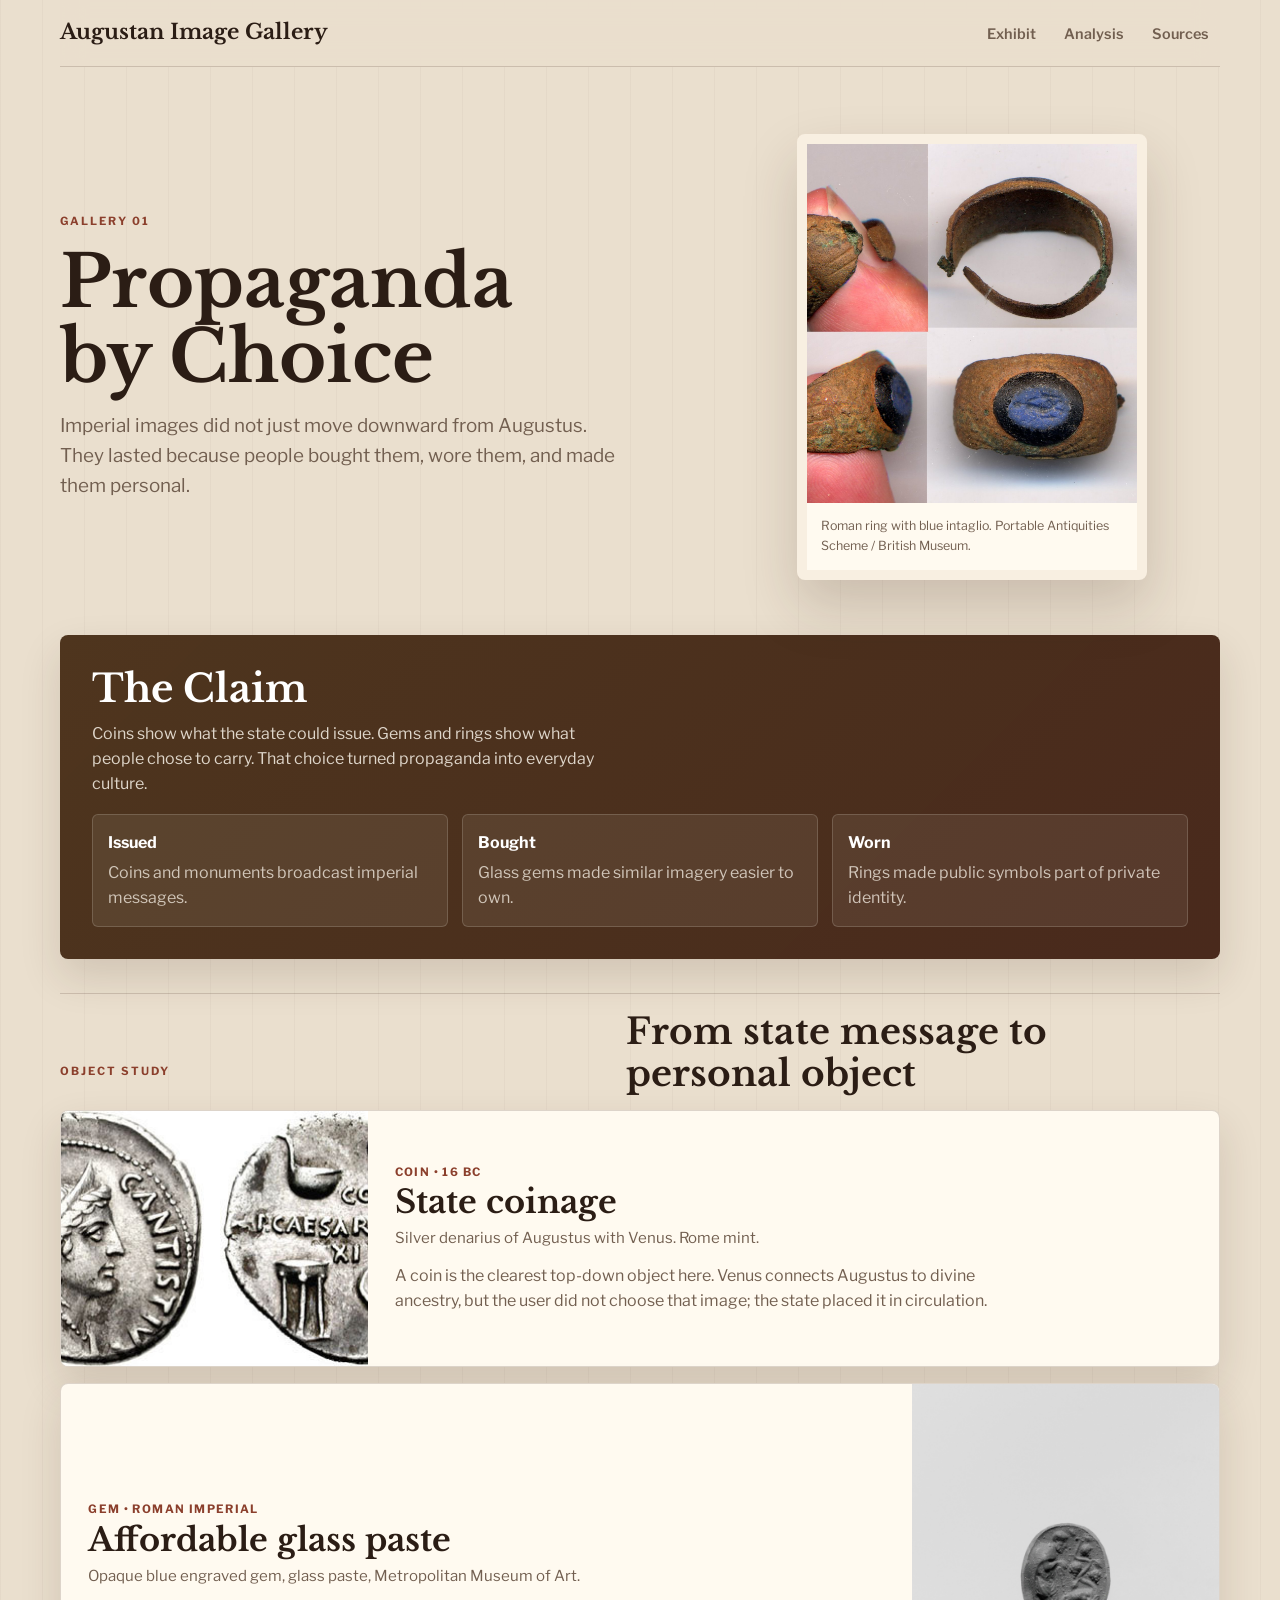
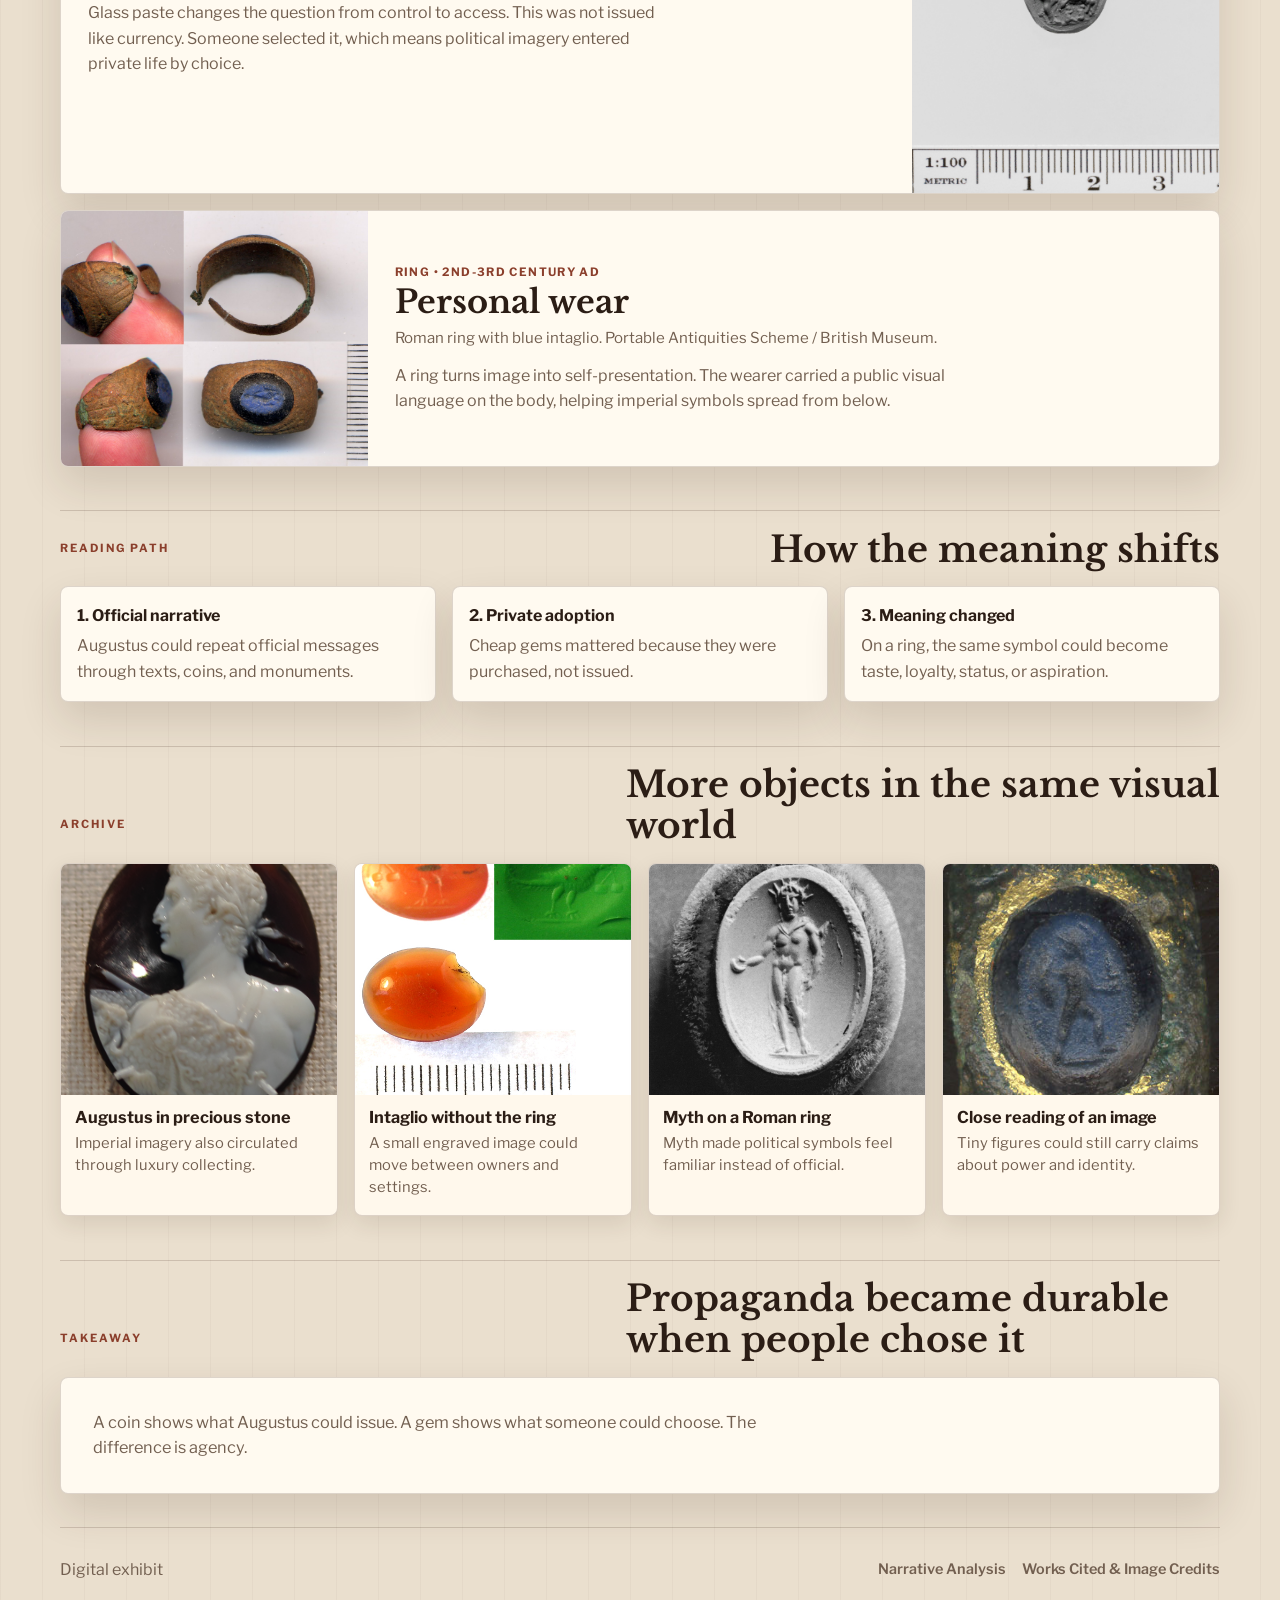
<file: index.html>
<!DOCTYPE html>
<html lang="en">
<head>
  <meta charset="UTF-8">
  <meta name="viewport" content="width=device-width, initial-scale=1.0">
  <title>Propaganda by Choice | RHET 105 Genre Remix</title>
  <meta name="description" content="An interactive museum-style website arguing that Augustan propaganda on engraved gems became powerful through voluntary adoption by ordinary Romans.">
  <link rel="preconnect" href="https://fonts.googleapis.com">
  <link rel="preconnect" href="https://fonts.gstatic.com" crossorigin>
  <link href="https://fonts.googleapis.com/css2?family=Libre+Baskerville:wght@400;700&family=Libre+Franklin:wght@400;500;600;700&display=swap" rel="stylesheet">
  <link rel="stylesheet" href="styles.css">
</head>
<body>
  <header class="site-header">
    <a class="brand" href="index.html">Augustan Image Gallery</a>
    <nav class="site-nav">
      <a href="index.html">Exhibit</a>
      <a href="analysis.html">Analysis</a>
      <a href="sources.html">Sources</a>
    </nav>
  </header>

  <main>
    <section class="hero">
      <div class="hero-copy">
        <p class="eyebrow">Gallery 01</p>
        <h1>Propaganda by Choice</h1>
        <p class="lede">
          Imperial images did not just move downward from Augustus. They lasted
          because people bought them, wore them, and made them personal.
        </p>
      </div>
      <figure class="hero-figure">
        <img src="images/roman-ring-blue-intaglio.jpg" alt="Roman ring with a blue intaglio stone.">
        <figcaption>
          Roman ring with blue intaglio.
          Portable Antiquities Scheme / British Museum.
        </figcaption>
      </figure>
    </section>

    <section class="thesis-band">
      <div>
        <h2>The Claim</h2>
        <p>
          Coins show what the state could issue. Gems and rings show what people
          chose to carry. That choice turned propaganda into everyday culture.
        </p>
      </div>
      <div class="thesis-points">
        <article>
          <h3>Issued</h3>
          <p>Coins and monuments broadcast imperial messages.</p>
        </article>
        <article>
          <h3>Bought</h3>
          <p>Glass gems made similar imagery easier to own.</p>
        </article>
        <article>
          <h3>Worn</h3>
          <p>Rings made public symbols part of private identity.</p>
        </article>
      </div>
    </section>

    <section class="section">
      <div class="section-heading">
        <p class="eyebrow">Object Study</p>
        <h2>From state message to personal object</h2>
      </div>
      <div class="object-list">
        <article class="object-entry">
          <img src="images/augustus-denarius.jpg" alt="Silver denarius of Augustus featuring Venus on one side.">
          <div class="object-copy">
            <p class="object-type">Coin • 16 BC</p>
            <h3>State coinage</h3>
            <p class="object-meta">Silver denarius of Augustus with Venus. Rome mint.</p>
            <p>
              A coin is the clearest top-down object here. Venus connects Augustus to divine
              ancestry, but the user did not choose that image; the state placed it in circulation.
            </p>
          </div>
        </article>
        <article class="object-entry">
          <img src="images/blue-glass-gem-met.jpg" alt="Opaque blue Roman glass engraved gem.">
          <div class="object-copy">
            <p class="object-type">Gem • Roman Imperial</p>
            <h3>Affordable glass paste</h3>
            <p class="object-meta">Opaque blue engraved gem, glass paste, Metropolitan Museum of Art.</p>
            <p>
              Glass paste changes the question from control to access. This was not issued like
              currency. Someone selected it, which means political imagery entered private life by choice.
            </p>
          </div>
        </article>
        <article class="object-entry">
          <img src="images/roman-ring-blue-intaglio.jpg" alt="Roman ring with a blue intaglio stone.">
          <div class="object-copy">
            <p class="object-type">Ring • 2nd-3rd century AD</p>
            <h3>Personal wear</h3>
            <p class="object-meta">Roman ring with blue intaglio. Portable Antiquities Scheme / British Museum.</p>
            <p>
              A ring turns image into self-presentation. The wearer carried a public visual language
              on the body, helping imperial symbols spread from below.
            </p>
          </div>
        </article>
      </div>
    </section>

    <section class="section notes-section" id="gallery">
      <div class="section-heading">
        <p class="eyebrow">Reading Path</p>
        <h2>How the meaning shifts</h2>
      </div>
      <div class="note-grid">
        <article class="note-card">
          <h3>1. Official narrative</h3>
          <p>
            Augustus could repeat official messages through texts, coins, and monuments.
          </p>
        </article>
        <article class="note-card">
          <h3>2. Private adoption</h3>
          <p>
            Cheap gems mattered because they were purchased, not issued.
          </p>
        </article>
        <article class="note-card">
          <h3>3. Meaning changed</h3>
          <p>
            On a ring, the same symbol could become taste, loyalty, status, or aspiration.
          </p>
        </article>
      </div>
    </section>

    <section class="section">
      <div class="section-heading">
        <p class="eyebrow">Archive</p>
        <h2>More objects in the same visual world</h2>
      </div>
      <div class="archive-grid">
        <article class="archive-card">
          <img src="images/augustus-sardonyx-cameo.jpg" alt="Sardonyx cameo portrait of Augustus.">
          <h3>Augustus in precious stone</h3>
          <p>Imperial imagery also circulated through luxury collecting.</p>
        </article>
        <article class="archive-card">
          <img src="images/carnelian-intaglio.jpg" alt="Carnelian Roman intaglio removed from a finger ring.">
          <h3>Intaglio without the ring</h3>
          <p>A small engraved image could move between owners and settings.</p>
        </article>
        <article class="archive-card">
          <img src="images/walters-helios-ring.jpg" alt="Roman ring with intaglio of the sun-god Helios.">
          <h3>Myth on a Roman ring</h3>
          <p>Myth made political symbols feel familiar instead of official.</p>
        </article>
        <article class="archive-card">
          <img src="images/mars-ring-closeup.jpg" alt="Close-up of a Roman ring intaglio depicting Mars.">
          <h3>Close reading of an image</h3>
          <p>Tiny figures could still carry claims about power and identity.</p>
        </article>
      </div>
    </section>

    <section class="section argument-panel">
      <div class="section-heading">
        <p class="eyebrow">Takeaway</p>
        <h2>Propaganda became durable when people chose it</h2>
      </div>
      <div class="takeaway-box">
        <p>
          A coin shows what Augustus could issue. A gem shows what someone could choose.
          The difference is agency.
        </p>
      </div>
    </section>
  </main>

  <footer class="site-footer">
    <div>
      <p>Digital exhibit</p>
    </div>
    <div>
      <a href="analysis.html">Narrative Analysis</a>
      <a href="sources.html">Works Cited & Image Credits</a>
    </div>
  </footer>

</body>
</html>
</file>
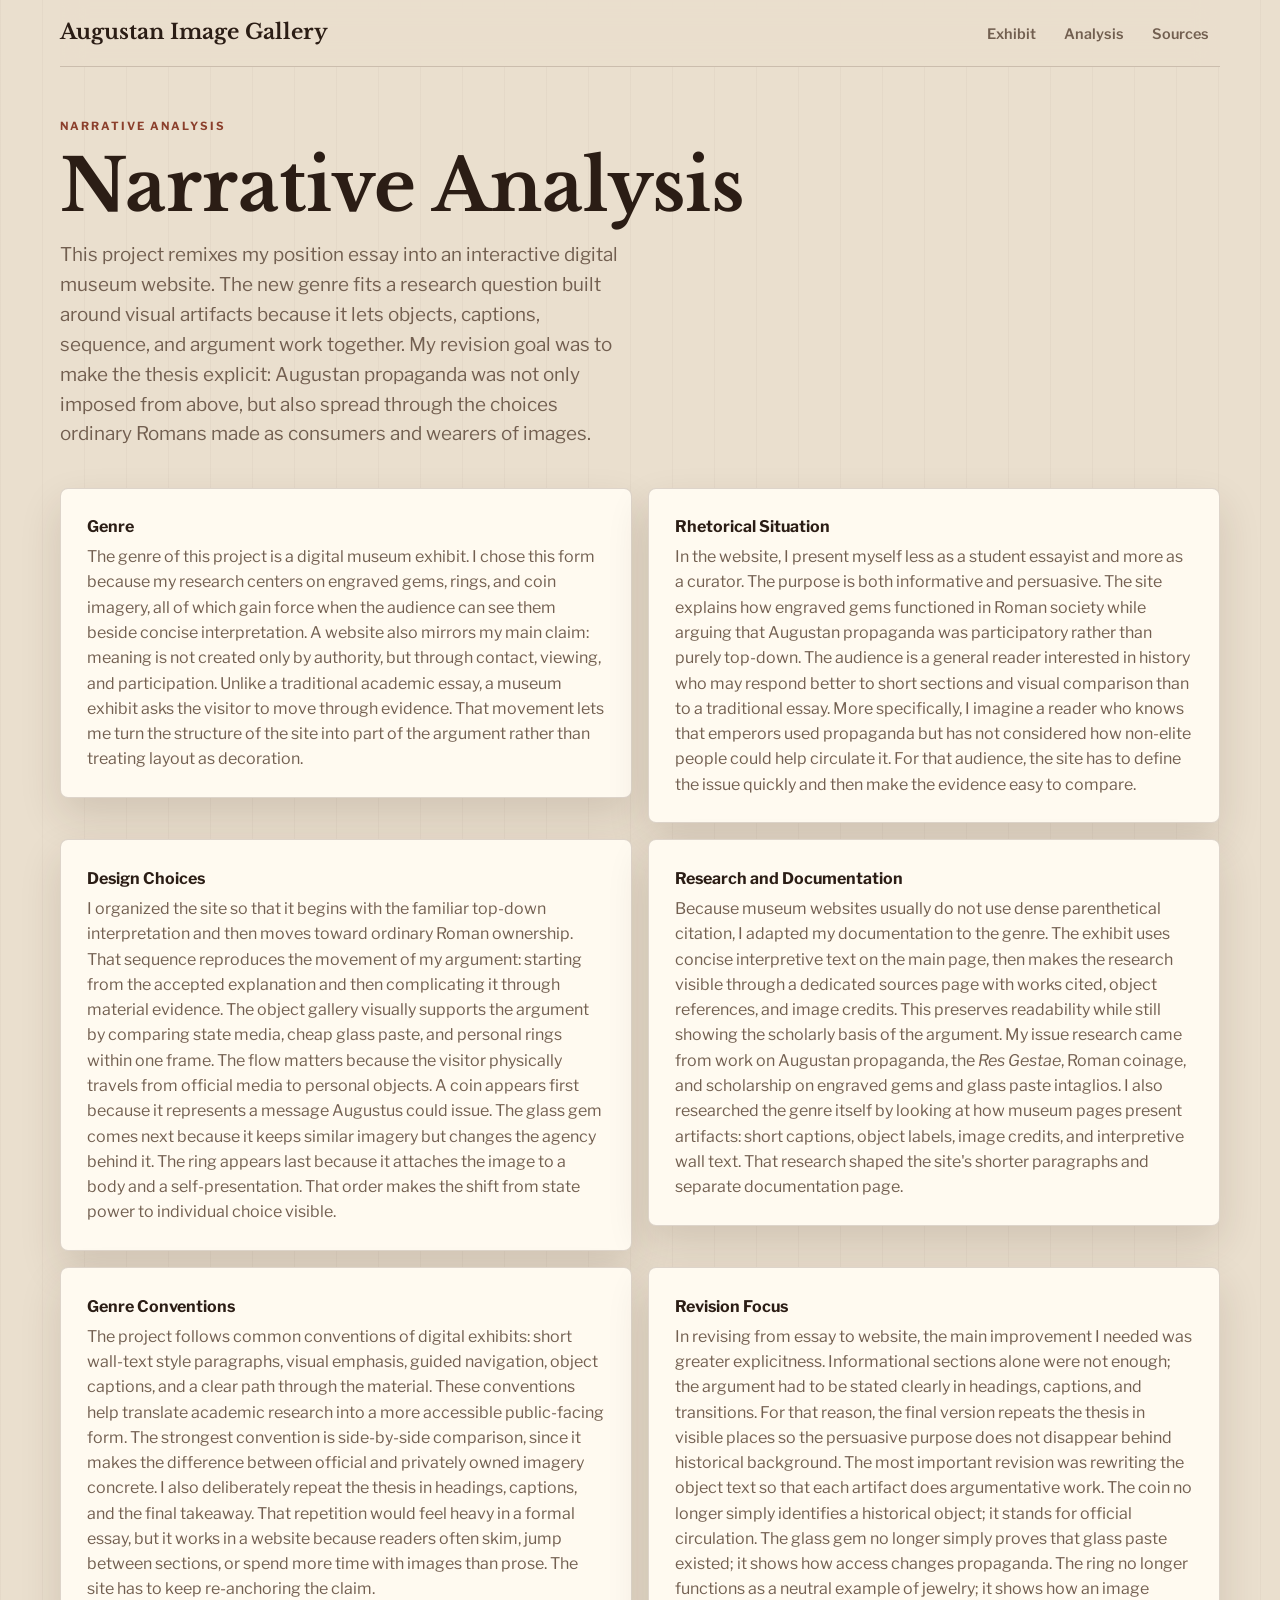
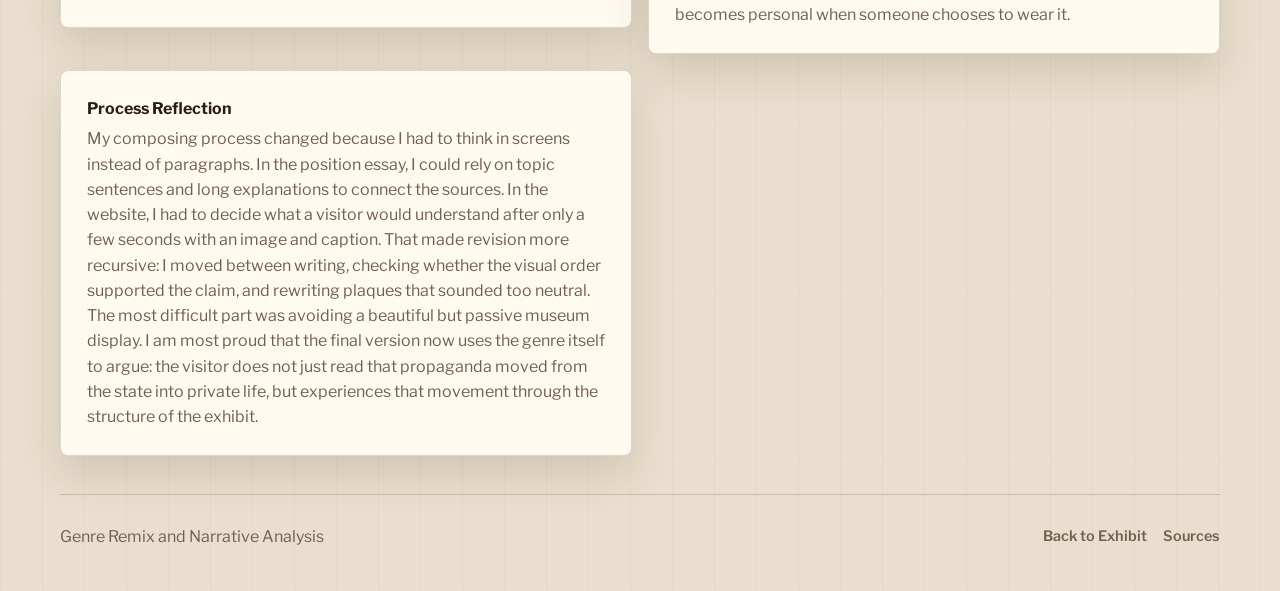
<file: analysis.html>
<!DOCTYPE html>
<html lang="en">
<head>
  <meta charset="UTF-8">
  <meta name="viewport" content="width=device-width, initial-scale=1.0">
  <title>Narrative Analysis | Propaganda by Choice</title>
  <link rel="preconnect" href="https://fonts.googleapis.com">
  <link rel="preconnect" href="https://fonts.gstatic.com" crossorigin>
  <link href="https://fonts.googleapis.com/css2?family=Libre+Baskerville:wght@400;700&family=Libre+Franklin:wght@400;500;600;700&display=swap" rel="stylesheet">
  <link rel="stylesheet" href="styles.css">
</head>
<body>
  <header class="site-header">
    <a class="brand" href="index.html">Augustan Image Gallery</a>
    <nav class="site-nav">
      <a href="index.html">Exhibit</a>
      <a href="analysis.html">Analysis</a>
      <a href="sources.html">Sources</a>
    </nav>
  </header>

  <main class="interior-page">
    <section class="page-hero">
      <p class="eyebrow">Narrative Analysis</p>
      <h1>Narrative Analysis</h1>
      <p class="lede">
        This project remixes my position essay into an interactive digital museum website.
        The new genre fits a research question built around visual artifacts because it lets
        objects, captions, sequence, and argument work together. My revision goal was to make
        the thesis explicit: Augustan propaganda was not only imposed from above, but also
        spread through the choices ordinary Romans made as consumers and wearers of images.
      </p>
    </section>

    <section class="analysis-grid">
      <article class="analysis-card">
        <h2>Genre</h2>
        <p>
          The genre of this project is a digital museum exhibit. I chose this form because
          my research centers on engraved gems, rings, and coin imagery, all of which gain
          force when the audience can see them beside concise interpretation. A website also
          mirrors my main claim: meaning is not created only by authority, but through contact,
          viewing, and participation. Unlike a traditional academic essay, a museum exhibit
          asks the visitor to move through evidence. That movement lets me turn the structure
          of the site into part of the argument rather than treating layout as decoration.
        </p>
      </article>
      <article class="analysis-card">
        <h2>Rhetorical Situation</h2>
        <p>
          In the website, I present myself less as a student essayist and more as a curator.
          The purpose is both informative and persuasive. The site explains how engraved gems
          functioned in Roman society while arguing that Augustan propaganda was participatory
          rather than purely top-down. The audience is a general reader interested in history
          who may respond better to short sections and visual comparison than to a traditional essay.
          More specifically, I imagine a reader who knows that emperors used propaganda but has
          not considered how non-elite people could help circulate it. For that audience, the
          site has to define the issue quickly and then make the evidence easy to compare.
        </p>
      </article>
      <article class="analysis-card">
        <h2>Design Choices</h2>
        <p>
          I organized the site so that it begins with the familiar top-down interpretation
          and then moves toward ordinary Roman ownership. That sequence reproduces the movement
          of my argument: starting from the accepted explanation and then complicating it through
          material evidence. The object gallery visually supports the argument by comparing state
          media, cheap glass paste, and personal rings within one frame. The flow matters because
          the visitor physically travels from official media to personal objects. A coin appears
          first because it represents a message Augustus could issue. The glass gem comes next
          because it keeps similar imagery but changes the agency behind it. The ring appears last
          because it attaches the image to a body and a self-presentation. That order makes the
          shift from state power to individual choice visible.
        </p>
      </article>
      <article class="analysis-card">
        <h2>Research and Documentation</h2>
        <p>
          Because museum websites usually do not use dense parenthetical citation, I adapted my
          documentation to the genre. The exhibit uses concise interpretive text on the main page,
          then makes the research visible through a dedicated sources page with works cited, object
          references, and image credits. This preserves readability while still showing the scholarly
          basis of the argument. My issue research came from work on Augustan propaganda, the
          <em>Res Gestae</em>, Roman coinage, and scholarship on engraved gems and glass paste
          intaglios. I also researched the genre itself by looking at how museum pages present
          artifacts: short captions, object labels, image credits, and interpretive wall text.
          That research shaped the site's shorter paragraphs and separate documentation page.
        </p>
      </article>
      <article class="analysis-card">
        <h2>Genre Conventions</h2>
        <p>
          The project follows common conventions of digital exhibits: short wall-text style paragraphs,
          visual emphasis, guided navigation, object captions, and a clear path through the material.
          These conventions help translate academic research into a more accessible public-facing form.
          The strongest convention is side-by-side comparison, since it makes the difference between
          official and privately owned imagery concrete. I also deliberately repeat the thesis in
          headings, captions, and the final takeaway. That repetition would feel heavy in a formal
          essay, but it works in a website because readers often skim, jump between sections, or
          spend more time with images than prose. The site has to keep re-anchoring the claim.
        </p>
      </article>
      <article class="analysis-card">
        <h2>Revision Focus</h2>
        <p>
          In revising from essay to website, the main improvement I needed was greater explicitness.
          Informational sections alone were not enough; the argument had to be stated clearly in headings,
          captions, and transitions. For that reason, the final version repeats the thesis in visible places
          so the persuasive purpose does not disappear behind historical background. The most important
          revision was rewriting the object text so that each artifact does argumentative work. The
          coin no longer simply identifies a historical object; it stands for official circulation.
          The glass gem no longer simply proves that glass paste existed; it shows how access changes
          propaganda. The ring no longer functions as a neutral example of jewelry; it shows how an
          image becomes personal when someone chooses to wear it.
        </p>
      </article>
      <article class="analysis-card">
        <h2>Process Reflection</h2>
        <p>
          My composing process changed because I had to think in screens instead of paragraphs. In the
          position essay, I could rely on topic sentences and long explanations to connect the sources.
          In the website, I had to decide what a visitor would understand after only a few seconds with
          an image and caption. That made revision more recursive: I moved between writing, checking
          whether the visual order supported the claim, and rewriting plaques that sounded too neutral.
          The most difficult part was avoiding a beautiful but passive museum display. I am most proud
          that the final version now uses the genre itself to argue: the visitor does not just read that
          propaganda moved from the state into private life, but experiences that movement through the
          structure of the exhibit.
        </p>
      </article>
    </section>
  </main>

  <footer class="site-footer">
    <div>
      <p>Genre Remix and Narrative Analysis</p>
    </div>
    <div>
      <a href="index.html">Back to Exhibit</a>
      <a href="sources.html">Sources</a>
    </div>
  </footer>

</body>
</html>
</file>
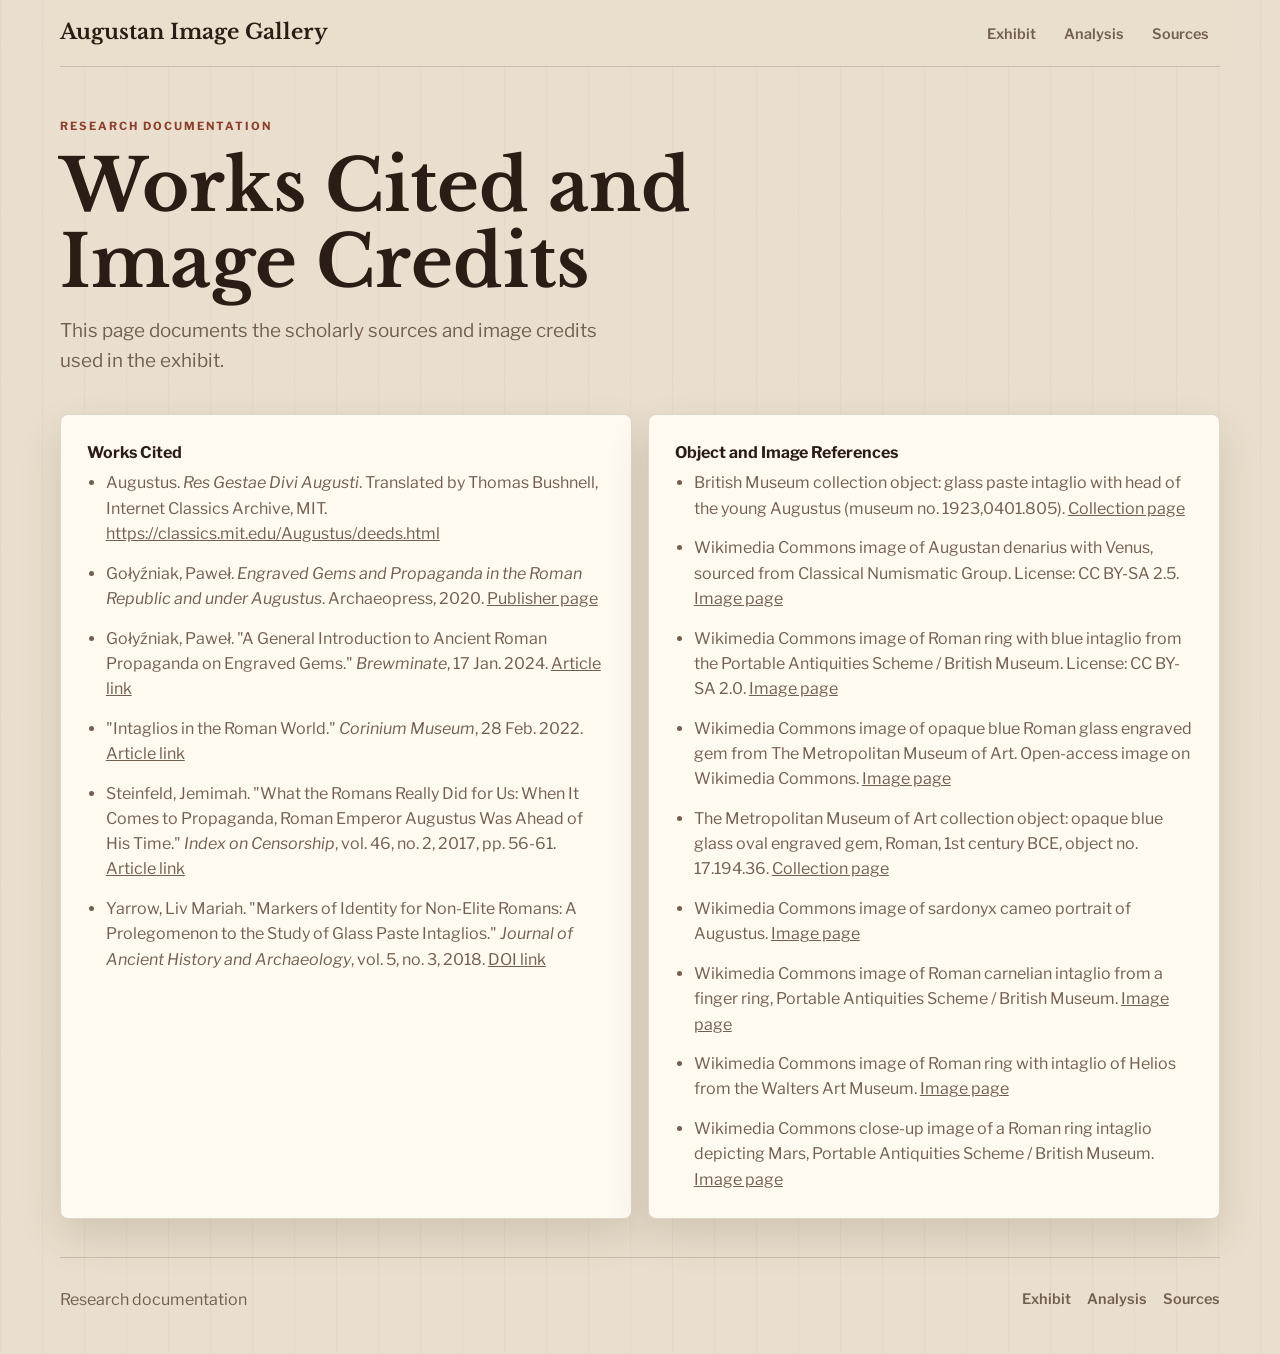
<file: sources.html>
<!DOCTYPE html>
<html lang="en">
<head>
  <meta charset="UTF-8">
  <meta name="viewport" content="width=device-width, initial-scale=1.0">
  <title>Sources | Propaganda by Choice</title>
  <link rel="preconnect" href="https://fonts.googleapis.com">
  <link rel="preconnect" href="https://fonts.gstatic.com" crossorigin>
  <link href="https://fonts.googleapis.com/css2?family=Libre+Baskerville:wght@400;700&family=Libre+Franklin:wght@400;500;600;700&display=swap" rel="stylesheet">
  <link rel="stylesheet" href="styles.css">
</head>
<body>
  <header class="site-header">
    <a class="brand" href="index.html">Augustan Image Gallery</a>
    <nav class="site-nav">
      <a href="index.html">Exhibit</a>
      <a href="analysis.html">Analysis</a>
      <a href="sources.html">Sources</a>
    </nav>
  </header>

  <main class="interior-page">
    <section class="page-hero">
      <p class="eyebrow">Research Documentation</p>
      <h1>Works Cited and Image Credits</h1>
      <p class="lede">
        This page documents the scholarly sources and image credits used in the exhibit.
      </p>
    </section>

    <section class="sources-layout">
      <article class="source-panel">
        <h2>Works Cited</h2>
        <ul class="source-list">
          <li>Augustus. <em>Res Gestae Divi Augusti</em>. Translated by Thomas Bushnell, Internet Classics Archive, MIT. <a href="https://classics.mit.edu/Augustus/deeds.html" target="_blank" rel="noreferrer">https://classics.mit.edu/Augustus/deeds.html</a></li>
          <li>Gołyźniak, Paweł. <em>Engraved Gems and Propaganda in the Roman Republic and under Augustus</em>. Archaeopress, 2020. <a href="https://www.archaeopress.com/Archaeopress/Products/9781789695397" target="_blank" rel="noreferrer">Publisher page</a></li>
          <li>Gołyźniak, Paweł. "A General Introduction to Ancient Roman Propaganda on Engraved Gems." <em>Brewminate</em>, 17 Jan. 2024. <a href="https://brewminate.com/a-general-introduction-to-ancient-roman-propaganda-on-engraved-gems/" target="_blank" rel="noreferrer">Article link</a></li>
          <li>"Intaglios in the Roman World." <em>Corinium Museum</em>, 28 Feb. 2022. <a href="https://coriniummuseum.org/2022/02/intaglios-in-the-roman-world/" target="_blank" rel="noreferrer">Article link</a></li>
          <li>Steinfeld, Jemimah. "What the Romans Really Did for Us: When It Comes to Propaganda, Roman Emperor Augustus Was Ahead of His Time." <em>Index on Censorship</em>, vol. 46, no. 2, 2017, pp. 56-61. <a href="https://journals.sagepub.com/doi/10.1177/0306422017716069" target="_blank" rel="noreferrer">Article link</a></li>
          <li>Yarrow, Liv Mariah. "Markers of Identity for Non-Elite Romans: A Prolegomenon to the Study of Glass Paste Intaglios." <em>Journal of Ancient History and Archaeology</em>, vol. 5, no. 3, 2018. <a href="https://doi.org/10.14795/j.v5i3.326" target="_blank" rel="noreferrer">DOI link</a></li>
        </ul>
      </article>

      <article class="source-panel">
        <h2>Object and Image References</h2>
        <ul class="source-list">
          <li>British Museum collection object: glass paste intaglio with head of the young Augustus (museum no. 1923,0401.805). <a href="https://www.britishmuseum.org/collection/object/G_1923-0401-805" target="_blank" rel="noreferrer">Collection page</a></li>
          <li>Wikimedia Commons image of Augustan denarius with Venus, sourced from Classical Numismatic Group. License: CC BY-SA 2.5. <a href="https://commons.wikimedia.org/wiki/File:AUGUSTUS_RIC_I_368-711372.jpg" target="_blank" rel="noreferrer">Image page</a></li>
          <li>Wikimedia Commons image of Roman ring with blue intaglio from the Portable Antiquities Scheme / British Museum. License: CC BY-SA 2.0. <a href="https://commons.wikimedia.org/wiki/File:Roman_ring_with_intaglio_(FindID_56371).jpg" target="_blank" rel="noreferrer">Image page</a></li>
          <li>Wikimedia Commons image of opaque blue Roman glass engraved gem from The Metropolitan Museum of Art. Open-access image on Wikimedia Commons. <a href="https://commons.wikimedia.org/wiki/File:Opaque_blue_glass_oval_engraved_gem_MET_DP143047.jpg" target="_blank" rel="noreferrer">Image page</a></li>
          <li>The Metropolitan Museum of Art collection object: opaque blue glass oval engraved gem, Roman, 1st century BCE, object no. 17.194.36. <a href="https://www.metmuseum.org/art/collection/search/249281" target="_blank" rel="noreferrer">Collection page</a></li>
          <li>Wikimedia Commons image of sardonyx cameo portrait of Augustus. <a href="https://commons.wikimedia.org/wiki/File:Sardonyx_cameo_portrait_of_the_emperor_Augustus.JPG" target="_blank" rel="noreferrer">Image page</a></li>
          <li>Wikimedia Commons image of Roman carnelian intaglio from a finger ring, Portable Antiquities Scheme / British Museum. <a href="https://commons.wikimedia.org/wiki/File:Roman_intaglio_from_a_finger_ring_(FindID_213968).jpg" target="_blank" rel="noreferrer">Image page</a></li>
          <li>Wikimedia Commons image of Roman ring with intaglio of Helios from the Walters Art Museum. <a href="https://commons.wikimedia.org/wiki/File:Roman_-_Ring_with_Intaglio_of_the_Sun-God_Helios_-_Walters_421157.jpg" target="_blank" rel="noreferrer">Image page</a></li>
          <li>Wikimedia Commons close-up image of a Roman ring intaglio depicting Mars, Portable Antiquities Scheme / British Museum. <a href="https://commons.wikimedia.org/wiki/File:Close_up_of_intaglio_from_a_roman_finger_ring_(FindID_84618).jpg" target="_blank" rel="noreferrer">Image page</a></li>
        </ul>
      </article>
    </section>
  </main>

  <footer class="site-footer">
    <div>
      <p>Research documentation</p>
    </div>
    <div>
      <a href="index.html">Exhibit</a>
      <a href="analysis.html">Analysis</a>
      <a href="sources.html">Sources</a>
    </div>
  </footer>

</body>
</html>
</file>
<file: styles.css>
:root {
  --paper: #fffaf0;
  --paper-2: #efe2cf;
  --surface: #eadfce;
  --ink: #2b1d15;
  --muted: #725f50;
  --line: rgba(67, 43, 29, 0.18);
  --accent: #8b3f2c;
  --accent-2: #5f3a25;
  --gold: #b8893d;
  --radius: 8px;
  --shadow-soft: 0 18px 42px rgba(56, 34, 20, 0.14);
  --shadow-tight: 0 8px 22px rgba(56, 34, 20, 0.11);
}

* {
  box-sizing: border-box;
}

html {
  scroll-behavior: smooth;
}

body {
  margin: 0;
  font-family: "Libre Franklin", sans-serif;
  color: var(--ink);
  background:
    linear-gradient(90deg, rgba(67, 43, 29, 0.035) 1px, transparent 1px),
    var(--surface);
  background-size: 42px 42px;
  line-height: 1.58;
  font-size: 16px;
}

img {
  display: block;
  width: 100%;
}

a {
  color: inherit;
}

.site-header,
.site-footer,
main {
  width: min(1160px, calc(100vw - 2.5rem));
  margin: 0 auto;
}

.site-header {
  display: flex;
  align-items: baseline;
  justify-content: space-between;
  gap: 1rem;
  padding: 1rem 0 0.9rem;
  border-bottom: 1px solid var(--line);
  position: sticky;
  top: 0;
  z-index: 10;
  background: rgba(234, 223, 206, 0.94);
  backdrop-filter: blur(12px);
}

.brand,
.site-nav a,
.site-footer a {
  text-decoration: none;
}

.brand {
  font-family: "Libre Baskerville", serif;
  font-size: clamp(1.05rem, 2.4vw, 1.32rem);
  font-weight: 700;
  letter-spacing: 0;
}

.site-nav {
  display: flex;
  gap: 0.35rem;
  flex-wrap: wrap;
  align-items: center;
}

.site-nav a,
.site-footer a {
  color: var(--muted);
  font-size: 0.9rem;
  font-weight: 600;
  transition: color 140ms ease, background-color 140ms ease;
}

.site-nav a {
  border-radius: 999px;
  padding: 0.35rem 0.7rem;
}

.site-nav a:hover,
.site-footer a:hover {
  color: var(--ink);
}

.site-nav a:hover {
  background: rgba(95, 58, 37, 0.1);
}

.hero,
.page-hero {
  padding: clamp(2rem, 4vw, 3.3rem) 0 clamp(1.5rem, 3vw, 2.4rem);
}

.hero {
  display: grid;
  grid-template-columns: minmax(0, 0.95fr) minmax(280px, 430px);
  gap: clamp(1.5rem, 5vw, 4.5rem);
  align-items: center;
}

.hero-copy h1,
.page-hero h1,
.section-heading h2,
.object-copy h3,
.thesis-band h2 {
  font-family: "Libre Baskerville", serif;
  letter-spacing: 0;
  margin: 0;
}

.hero-copy h1,
.page-hero h1 {
  font-size: clamp(2.55rem, 5.6vw, 4.85rem);
  line-height: 1.05;
  margin-bottom: 1.05rem;
}

.hero-copy h1 {
  max-width: 9ch;
}

.page-hero h1 {
  max-width: 13ch;
}

.eyebrow {
  margin: 0 0 0.8rem;
  text-transform: uppercase;
  letter-spacing: 0.18em;
  font-size: 0.7rem;
  color: var(--accent);
  font-weight: 700;
}

.page-meta {
  margin: 0 0 0.5rem;
  color: var(--muted);
  font-size: 0.96rem;
}

.lede {
  margin: 0;
  max-width: 44ch;
  font-size: clamp(1.02rem, 1.8vw, 1.18rem);
  color: var(--muted);
}

.hero-figure,
.analysis-card,
.source-panel,
.object-entry,
.note-card,
.takeaway-box {
  background: var(--paper);
  border: 1px solid var(--line);
  border-radius: var(--radius);
  box-shadow: var(--shadow-soft);
}

.hero-figure {
  overflow: hidden;
  background: #f8efe1;
  border: 10px solid #f8efe1;
  box-shadow: 0 26px 55px rgba(56, 34, 20, 0.18);
}

.hero-figure img {
  aspect-ratio: 4 / 4.35;
  object-fit: cover;
  object-position: 50% 40%;
  background: var(--paper-2);
}

.hero-figure figcaption {
  margin: 0;
  padding: 0.85rem 0.9rem 0.9rem;
  font-size: 0.78rem;
  color: var(--muted);
  background: var(--paper);
}

.section {
  padding: clamp(1.2rem, 3vw, 2.1rem) 0 0.65rem;
}

.section-heading {
  display: flex;
  align-items: end;
  justify-content: space-between;
  gap: 1rem;
  margin-bottom: 1rem;
  border-top: 1px solid var(--line);
  padding-top: 1.1rem;
}

.section-heading h2 {
  font-size: clamp(1.55rem, 2.8vw, 2.35rem);
  line-height: 1.15;
  max-width: 22ch;
}

.two-column,
.analysis-grid,
.sources-layout,
.thesis-points,
.note-grid,
.object-list,
.archive-grid {
  display: grid;
  gap: 1rem;
}

.two-column {
  grid-template-columns: repeat(2, minmax(0, 1fr));
}

.thesis-band {
  padding: clamp(1.35rem, 3vw, 2rem);
  background:
    linear-gradient(135deg, rgba(184, 137, 61, 0.16), rgba(139, 63, 44, 0.18)),
    #3a2518;
  border-radius: var(--radius);
  color: #ffffff;
  box-shadow: var(--shadow-soft);
}

.thesis-band h2 {
  font-size: clamp(1.7rem, 3vw, 2.55rem);
  line-height: 1.12;
  margin-bottom: 0.7rem;
}

.thesis-band > div:first-child p {
  margin: 0;
  color: rgba(255, 250, 240, 0.82);
  max-width: 48ch;
  font-size: 1rem;
}

.thesis-points {
  grid-template-columns: repeat(3, minmax(0, 1fr));
  margin-top: 1.1rem;
  gap: 0.9rem;
}

.thesis-points article {
  padding: 0.9rem 0.95rem 1rem;
  background: rgba(255, 250, 240, 0.08);
  border: 1px solid rgba(255, 250, 240, 0.16);
  border-radius: 6px;
}

.thesis-points h3,
.note-card h3,
.analysis-card h2,
.source-panel h2 {
  margin: 0 0 0.3rem;
  font-size: 1rem;
}

.thesis-points h3 {
  color: #ffffff;
}

.thesis-points p,
.note-card p,
.analysis-card p,
.source-panel li,
.two-column p,
.takeaway-box p {
  margin: 0;
  color: var(--muted);
}

.thesis-points p {
  color: rgba(255, 250, 240, 0.72);
}

.object-list {
  gap: 1rem;
}

.archive-grid {
  grid-template-columns: repeat(4, minmax(0, 1fr));
}

.archive-card {
  overflow: hidden;
  background: #fff8ec;
  border: 1px solid var(--line);
  border-radius: var(--radius);
  box-shadow: var(--shadow-tight);
}

.archive-card img {
  aspect-ratio: 4 / 3.35;
  object-fit: cover;
  background: var(--paper-2);
}

.archive-card h3,
.archive-card p {
  margin-left: 0.9rem;
  margin-right: 0.9rem;
}

.archive-card h3 {
  margin-top: 0.85rem;
  margin-bottom: 0.35rem;
  font-size: 1.02rem;
  line-height: 1.18;
}

.archive-card p {
  margin-top: 0;
  margin-bottom: 1rem;
  color: var(--muted);
  font-size: 0.92rem;
  line-height: 1.48;
}

.object-entry {
  display: grid;
  grid-template-columns: minmax(240px, 0.36fr) minmax(0, 1fr);
  overflow: hidden;
}

.object-entry:nth-child(even) {
  grid-template-columns: minmax(0, 1fr) minmax(240px, 0.36fr);
}

.object-entry:nth-child(even) img {
  order: 2;
}

.object-entry img {
  height: 100%;
  min-height: 255px;
  object-fit: cover;
  object-position: center;
  background: var(--paper-2);
}

.object-copy {
  padding: clamp(1.15rem, 2.5vw, 1.7rem);
  align-self: center;
}

.object-type {
  margin: 0 0 0.2rem;
  text-transform: uppercase;
  letter-spacing: 0.12em;
  font-size: 0.72rem;
  color: var(--accent);
  font-weight: 700;
}

.object-copy h3 {
  font-size: clamp(1.45rem, 2.5vw, 2.05rem);
  line-height: 1.14;
  margin-bottom: 0.35rem;
}

.object-meta {
  margin: 0 0 0.8rem;
  color: var(--muted);
  font-size: 0.94rem;
}

.object-copy p:last-child {
  margin: 0;
  color: var(--muted);
  max-width: 54ch;
}

.note-grid {
  grid-template-columns: repeat(3, minmax(0, 1fr));
}

.note-card {
  padding: 1rem 1rem 1.05rem;
}

.takeaway-box {
  padding: clamp(1.25rem, 3vw, 2rem);
}

.takeaway-box p {
  font-size: 1.02rem;
  max-width: 66ch;
}

.interior-page {
  padding-bottom: 1rem;
}

.analysis-grid {
  grid-template-columns: repeat(2, minmax(0, 1fr));
  align-items: start;
}

.analysis-card,
.source-panel {
  padding: clamp(1.15rem, 3vw, 1.6rem);
}

.sources-layout {
  grid-template-columns: repeat(2, minmax(0, 1fr));
}

.source-panel ul {
  margin: 0;
  padding-left: 1.2rem;
}

.source-list li + li {
  margin-top: 0.9rem;
}

.site-footer {
  display: flex;
  align-items: center;
  justify-content: space-between;
  gap: 1rem;
  padding: 1.8rem 0 2.6rem;
  margin-top: 1.4rem;
  border-top: 1px solid var(--line);
}

.site-footer p {
  margin: 0;
  color: var(--muted);
}

.site-footer div:last-child {
  display: flex;
  gap: 1rem;
  flex-wrap: wrap;
}

@media (max-width: 960px) {
  .hero,
  .two-column,
  .analysis-grid,
  .sources-layout,
  .note-grid,
  .object-entry,
  .object-entry:nth-child(even),
  .thesis-points {
    grid-template-columns: 1fr;
  }

  .hero {
    grid-template-columns: 1fr;
  }

  .hero-figure {
    max-width: 420px;
    transform: none;
  }

  .object-entry:nth-child(even) img {
    order: 0;
  }

  .object-entry img {
    aspect-ratio: 16 / 9;
    min-height: 0;
  }

  .archive-grid {
    grid-template-columns: repeat(2, minmax(0, 1fr));
  }
}

@media (max-width: 640px) {
  .site-header,
  .site-footer,
  main {
    width: min(100vw - 1rem, 960px);
  }

  .site-header {
    align-items: stretch;
    flex-direction: column;
    gap: 0.65rem;
  }

  .site-nav {
    justify-content: space-between;
    background: rgba(255, 255, 255, 0.74);
    border: 1px solid var(--line);
    border-radius: 999px;
    padding: 0.2rem;
  }

  .site-nav a {
    flex: 1;
    text-align: center;
    padding: 0.43rem 0.45rem;
  }

  .hero-copy h1,
  .page-hero h1 {
    font-size: clamp(2.55rem, 14vw, 4rem);
    max-width: 8ch;
  }

  .object-entry img {
    aspect-ratio: 4 / 3;
  }

  .section-heading {
    display: block;
  }

  .archive-grid {
    grid-template-columns: 1fr;
  }

  .site-footer {
    flex-direction: column;
    align-items: flex-start;
  }
}
</file>
